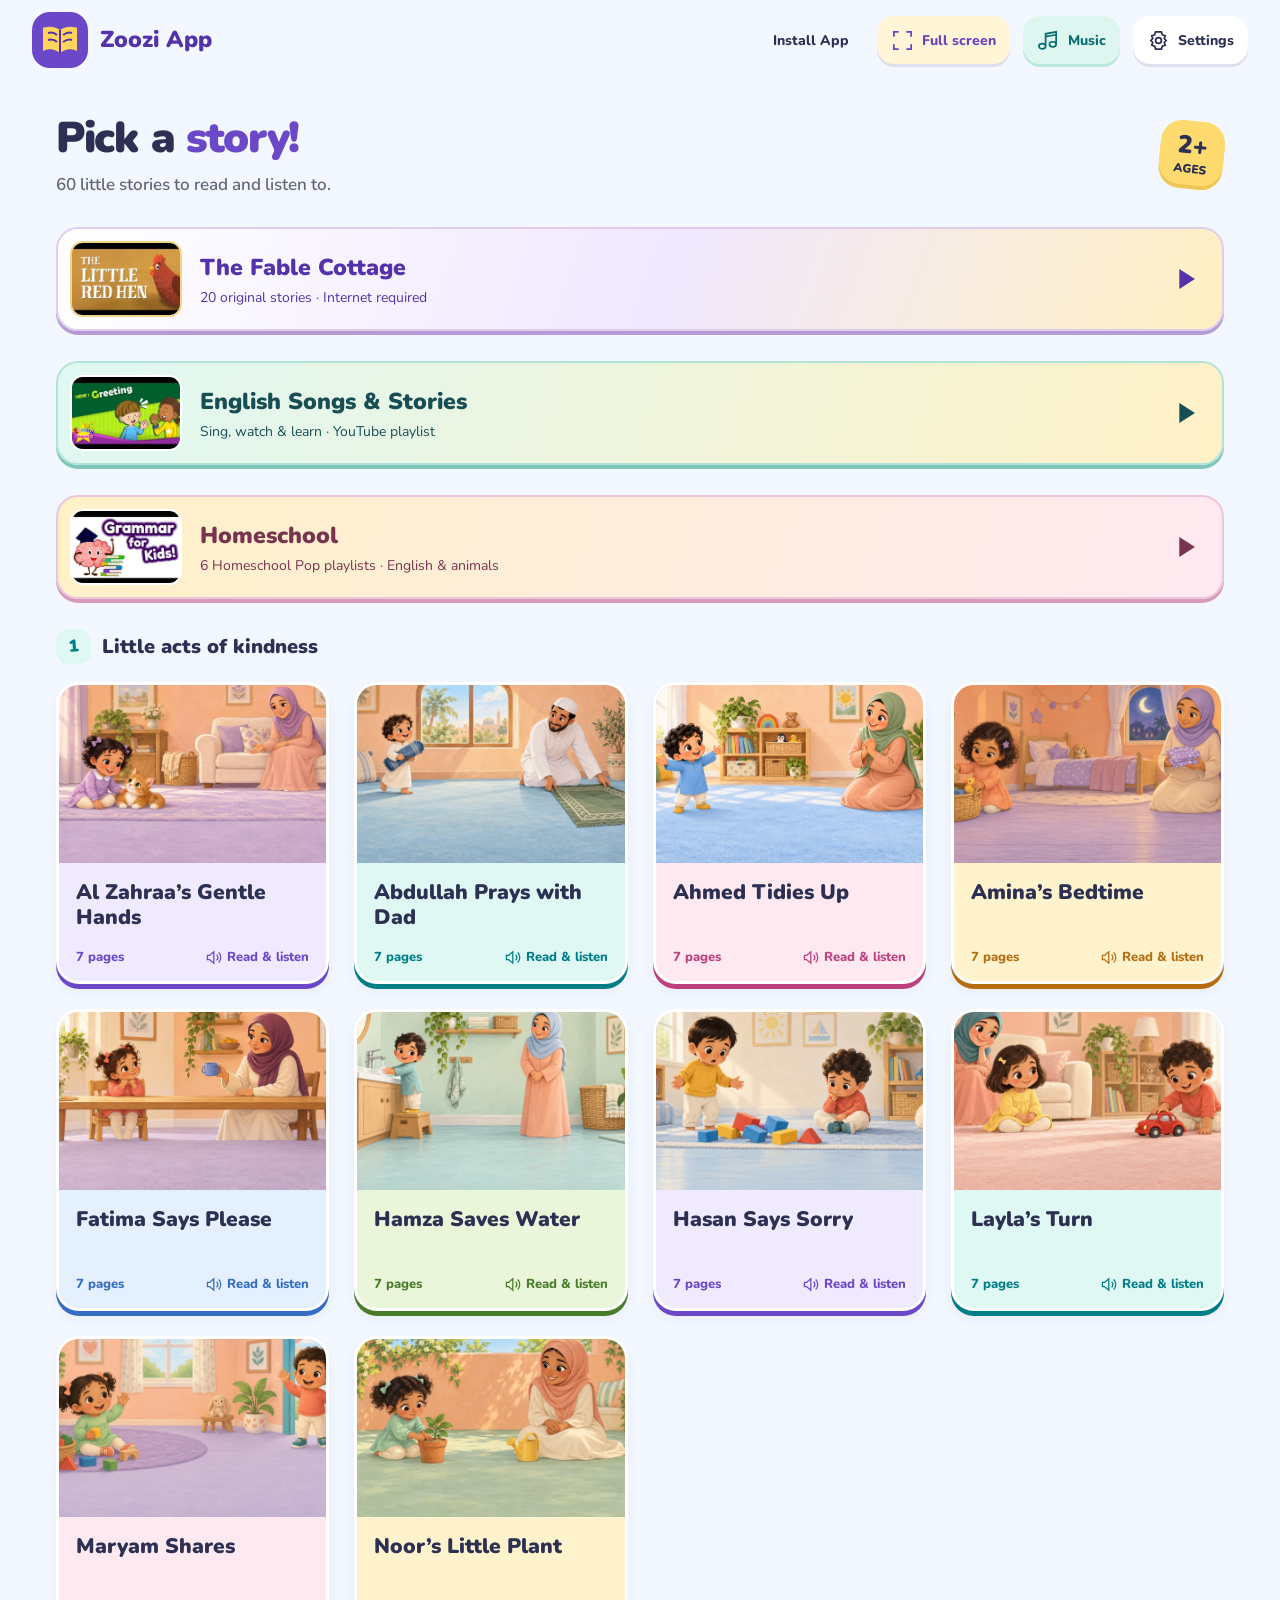
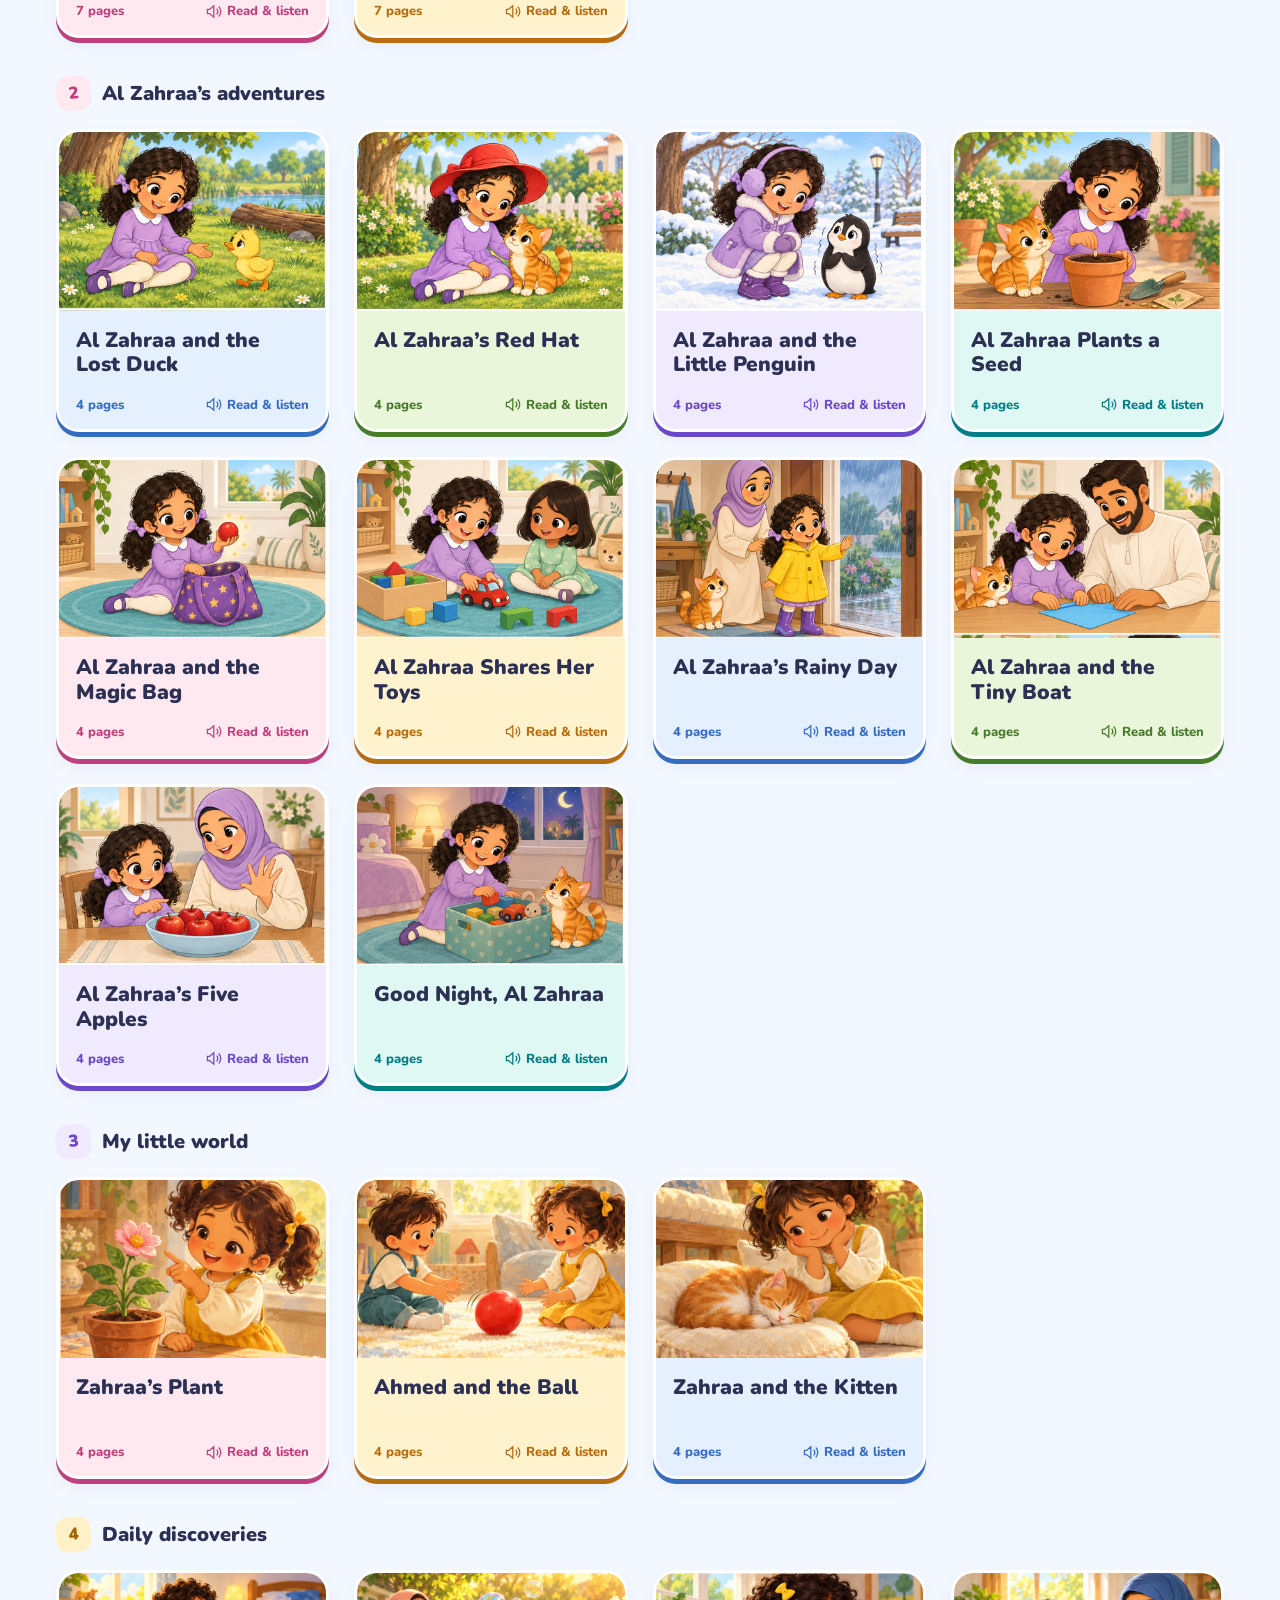
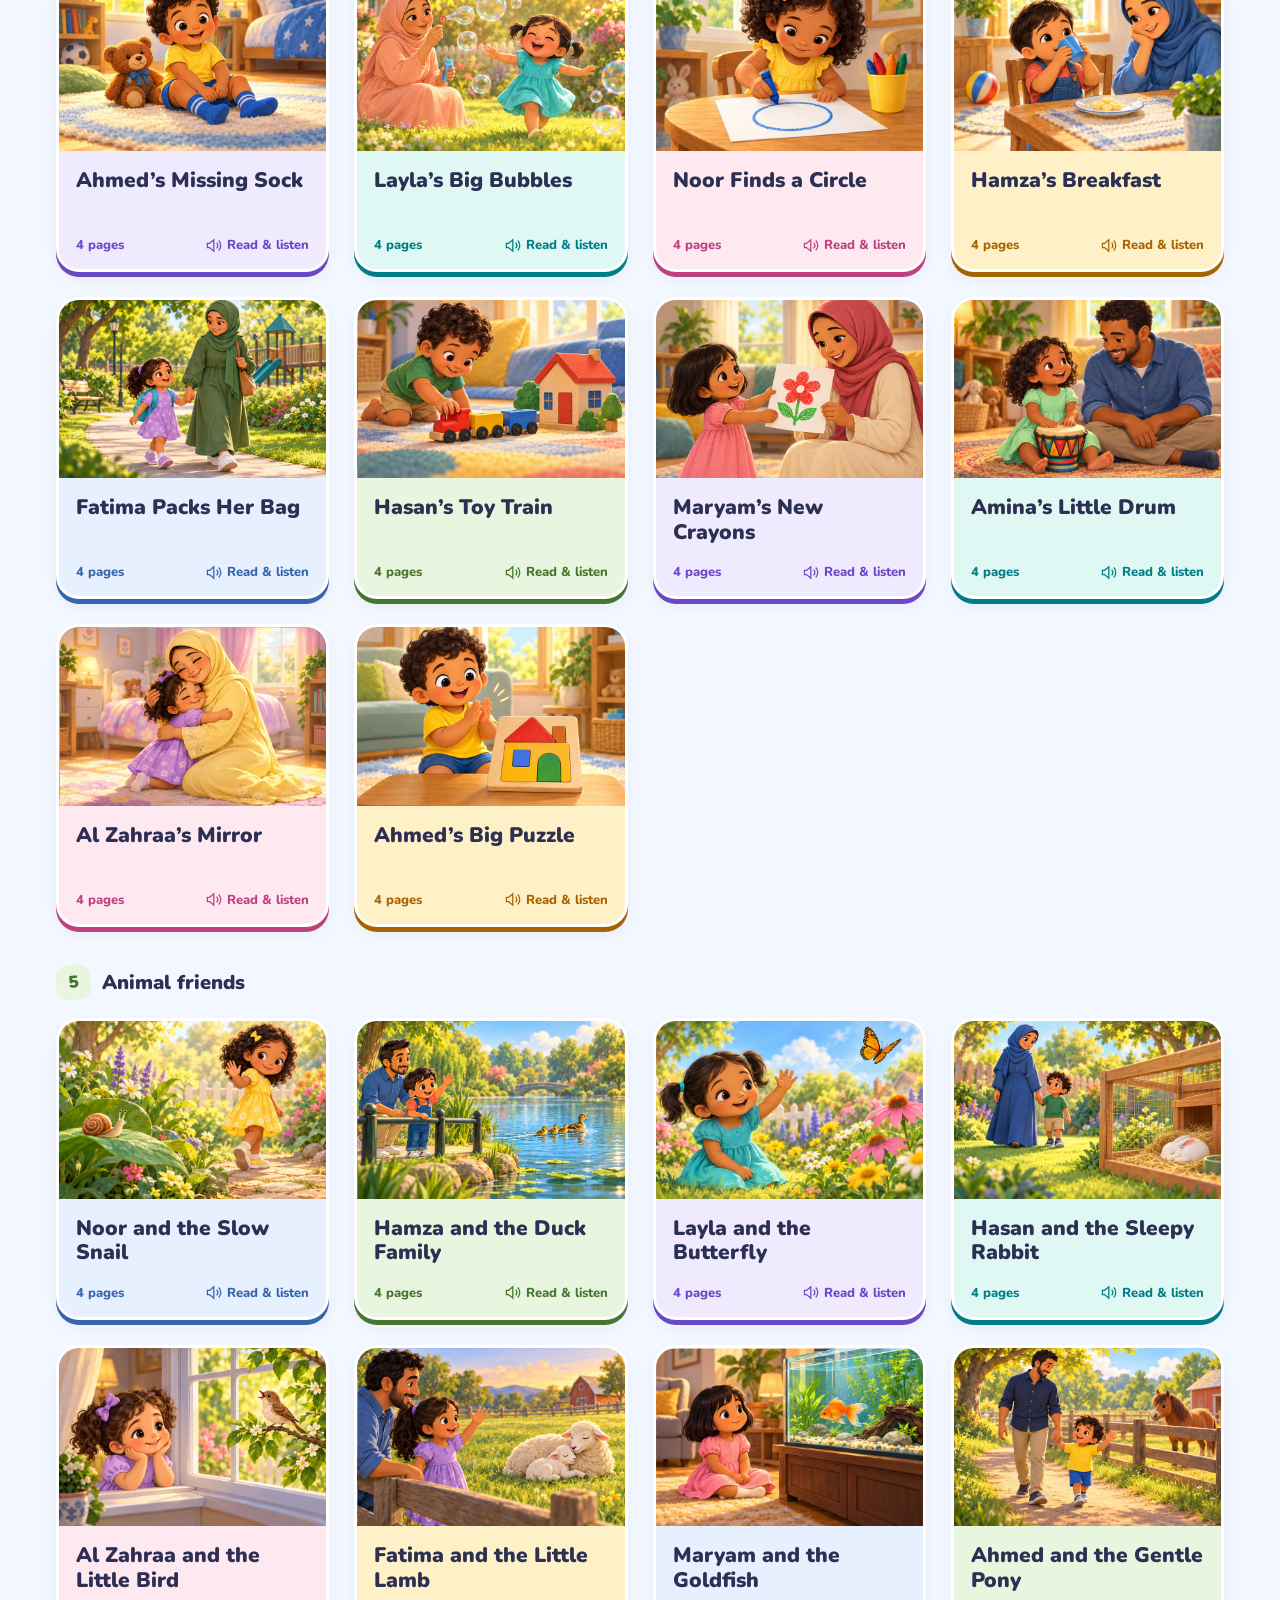
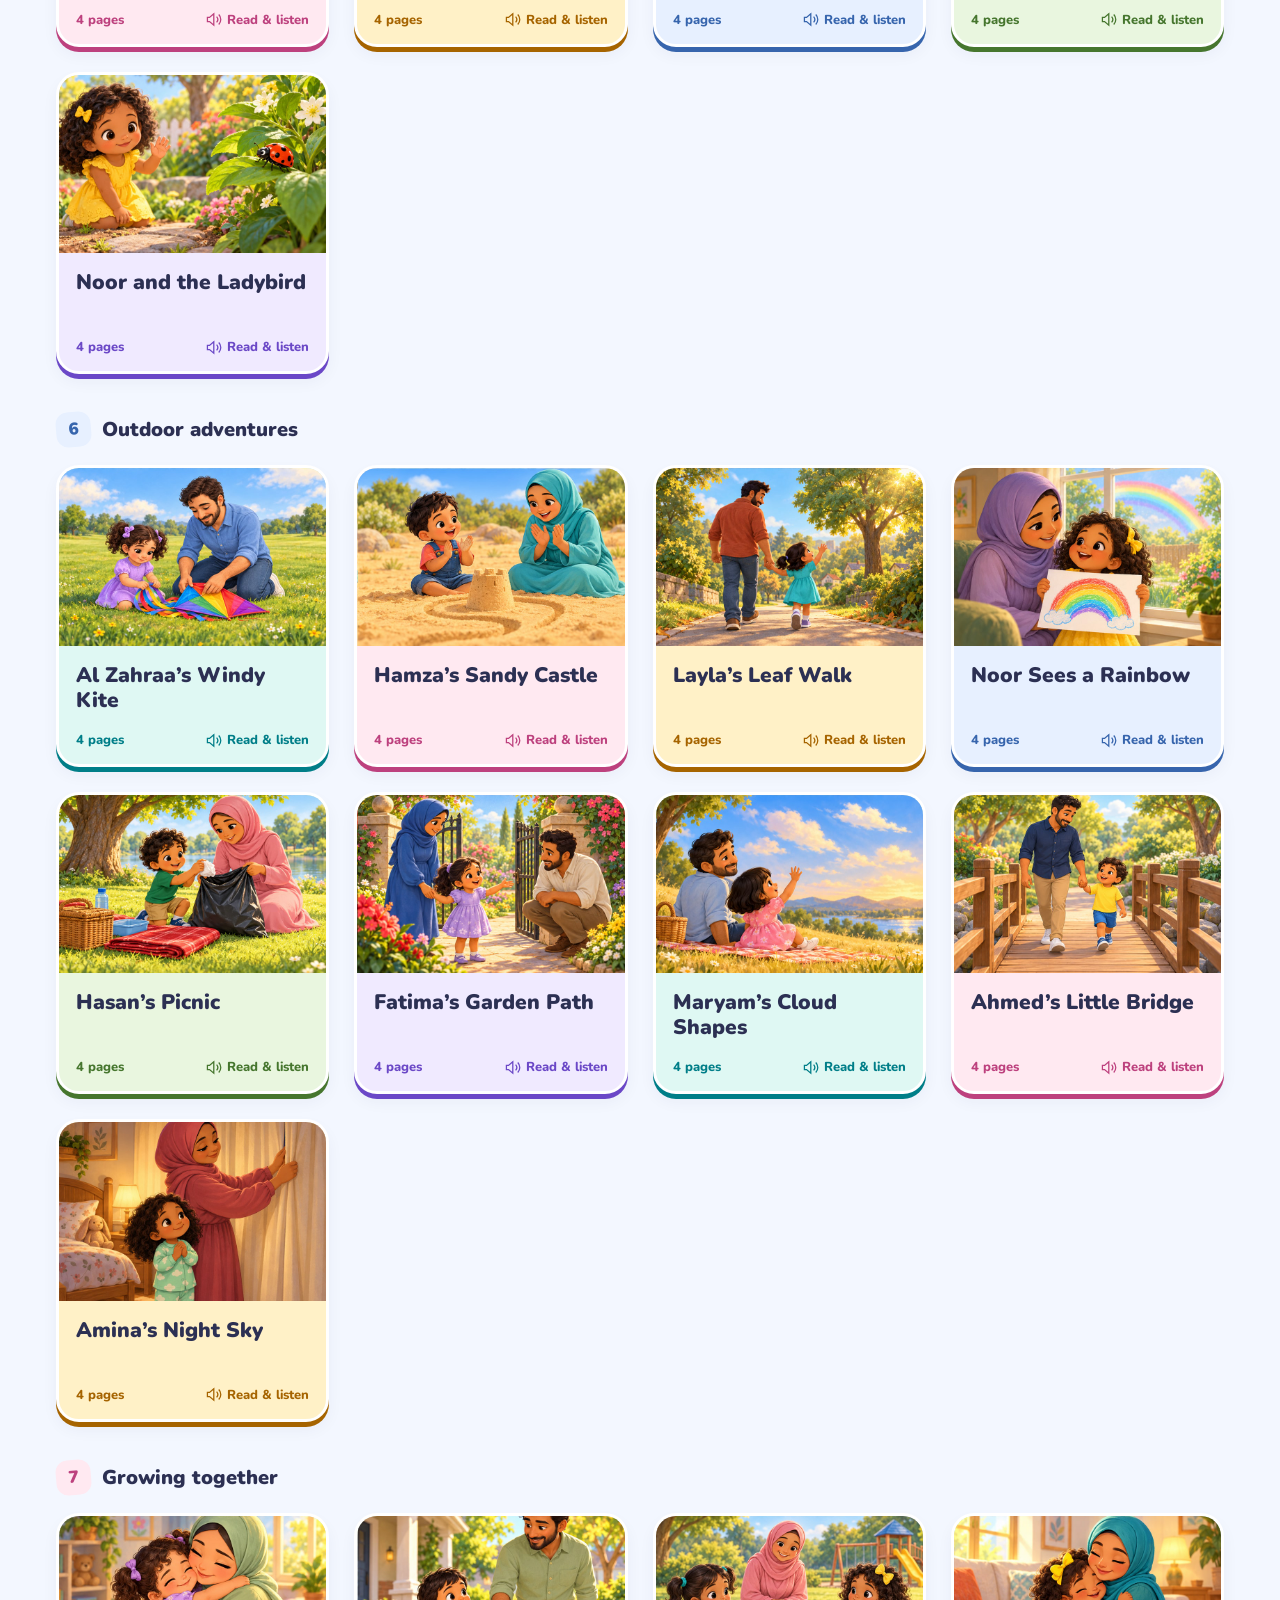
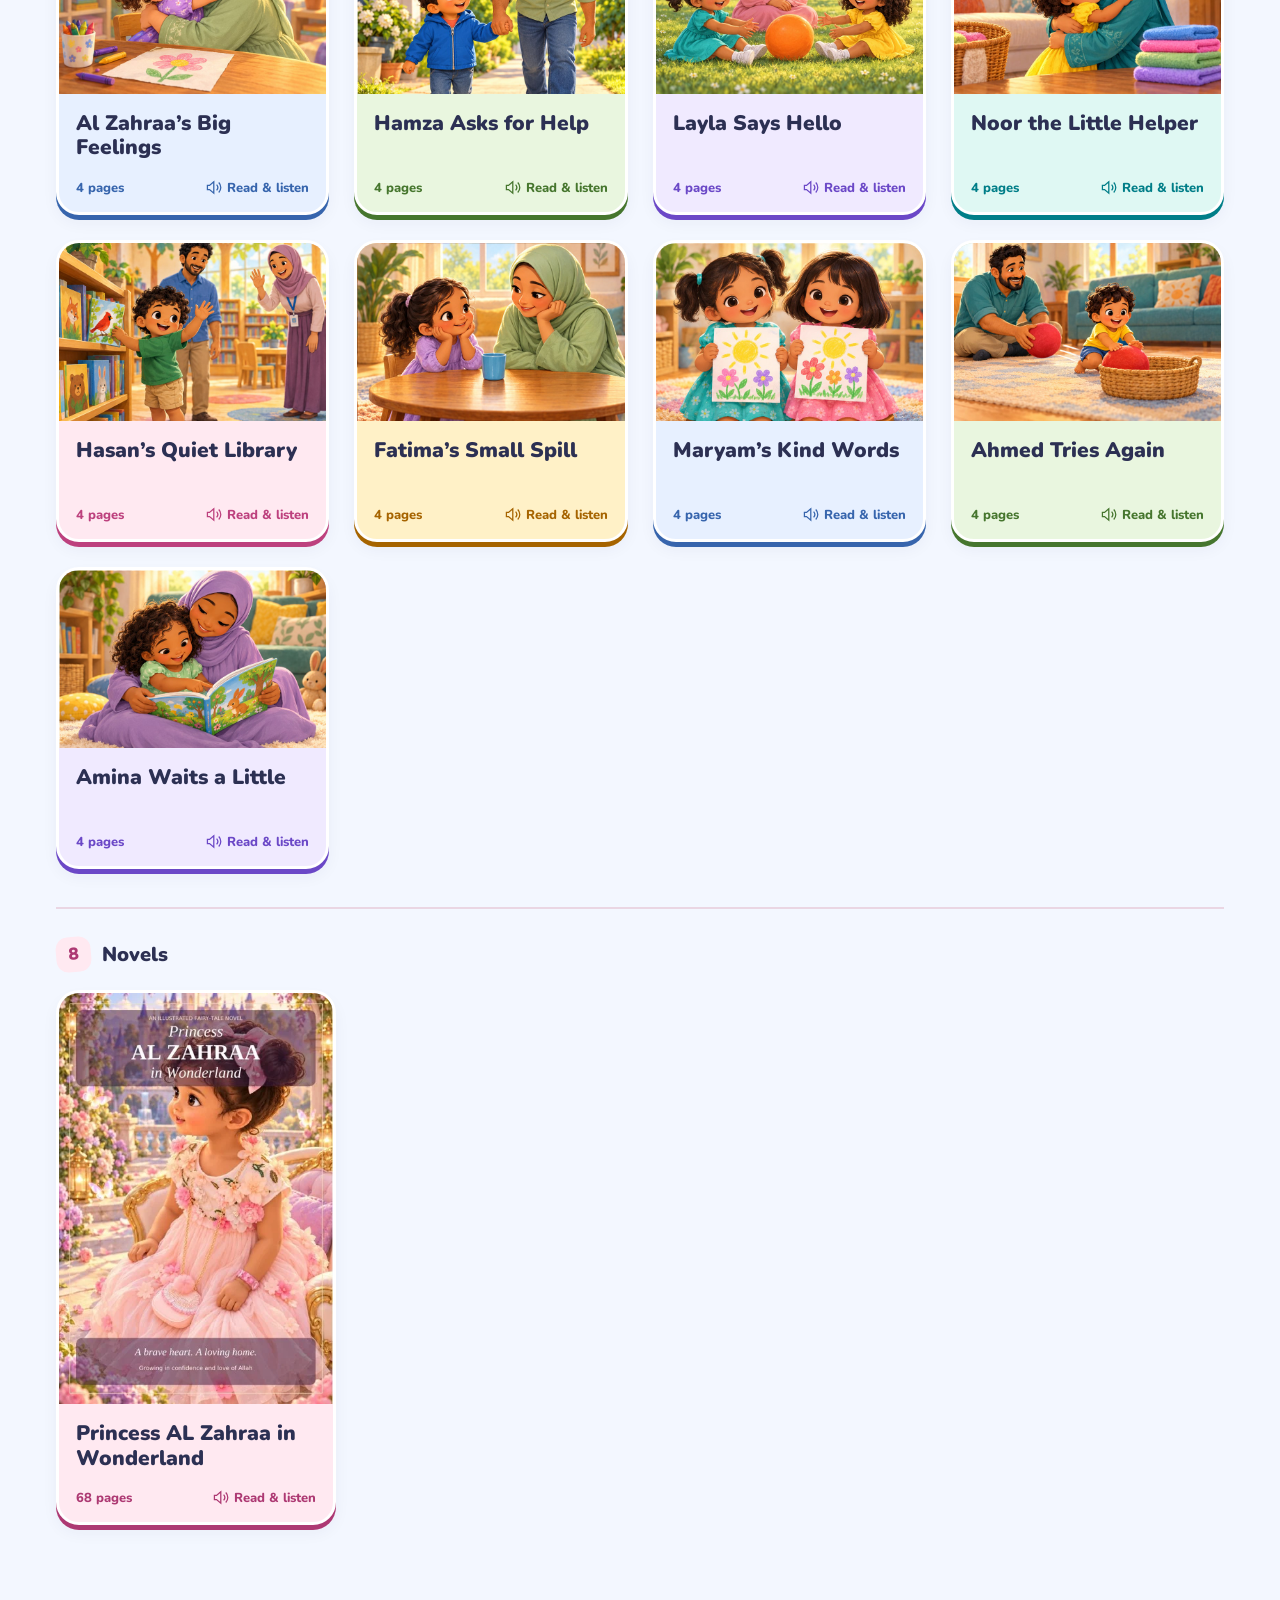
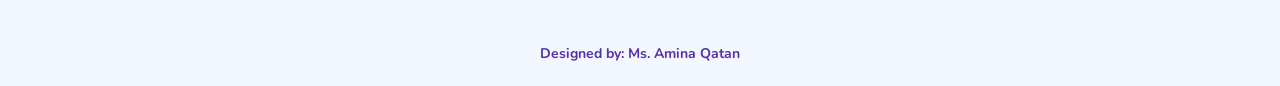
<file: index.html>
<!doctype html><html lang="en"><head>
<meta charset="utf-8"><meta name="viewport" content="width=device-width,initial-scale=1,viewport-fit=cover"><meta name="theme-color" content="#6b48c7"><meta name="apple-mobile-web-app-capable" content="yes"><meta name="apple-mobile-web-app-status-bar-style" content="default"><meta name="description" content="60 illustrated English stories with continuous narration, plus illustrated novels, original Fable Cottage stories, English songs and Homeschool Pop playlists online."><title>Zoozi App</title>
<link rel="manifest" href="manifest.webmanifest?v=12" crossorigin="use-credentials"><link rel="icon" href="icon.svg?v=12" type="image/svg+xml"><link rel="apple-touch-icon" href="icon-192.png?v=12"><link rel="stylesheet" href="app.css?v=17"><script src="stories.js?v=12" defer></script><script src="fable-stories.js?v=12" defer></script><script src="novel-section.js?v=12" defer></script><script src="app.js?v=17" defer></script></head><body>
<header class="app-header"><button class="brand" id="home" aria-label="Story library"><svg viewBox="0 0 40 40" aria-hidden="true"><path d="M20 10C13 5 5 7 3 8v23c6-3 12-2 17 2 5-4 11-5 17-2V8c-2-1-10-3-17 2Z" fill="#ffd45c"/><path d="M20 10v23M8 13c4-1 7 0 9 2m-9 5c4-1 7 0 9 2m6-7c3-2 6-3 9-2m-9 9c3-2 6-3 9-2" stroke="#5432a9" stroke-width="2" fill="none"/></svg><span>Zoozi App</span></button><div class="header-actions"><button class="text-button install-top" id="install-top">Install App</button><button class="icon-button fullscreen-toggle" id="fullscreen-toggle" aria-label="Enter full screen" aria-pressed="false" title="Full screen" hidden><svg viewBox="0 0 24 24" fill="none" stroke="currentColor" stroke-width="1.8" aria-hidden="true"><path d="M8 3H3v5m13-5h5v5M3 16v5h5m13-5v5h-5"/></svg><span>Full screen</span></button><button class="icon-button music-toggle" id="music-toggle" aria-label="Turn background music off" aria-pressed="true"><svg viewBox="0 0 24 24" fill="none" stroke="currentColor" stroke-width="1.8" aria-hidden="true"><path d="M9 17V5l11-2v12M9 8l11-2"/><ellipse cx="5.5" cy="18" rx="3.5" ry="2.7"/><ellipse cx="16.5" cy="16" rx="3.5" ry="2.7"/><path class="music-slash" d="m3 3 18 18"/></svg><span>Music</span></button><button class="icon-button" id="settings-open" aria-label="Settings"><svg viewBox="0 0 24 24" fill="none" stroke="currentColor" stroke-width="1.8" aria-hidden="true"><path d="m9 3-1 3-3 1 1 3-2 2 2 2-1 3 3 1 1 3h6l1-3 3-1-1-3 2-2-2-2 1-3-3-1-1-3Z"/><circle cx="12" cy="12" r="3"/></svg><span>Settings</span></button></div></header>
<main id="app" tabindex="-1"><section class="startup-message" role="status"><h1>Opening Zoozi App...</h1><p>Your stories are loading. If they do not appear, check your internet connection and <a href="./?refresh=17">try again</a>.</p><p>On your phone, open this link directly in Chrome or Safari.</p></section></main>
<footer class="app-credit">Designed by: Ms. Amina Qatan</footer>
<dialog id="page-zoom" class="page-zoom"><form method="dialog"><button class="icon-button close" aria-label="Close enlarged page">×</button></form><img id="zoom-image" alt="Enlarged illustrated page"></dialog><dialog id="settings"><form method="dialog"><div class="dialog-heading"><h2>Settings</h2><button class="icon-button close" aria-label="Close settings" value="close">×</button></div></form><p class="settings-note version-note">Zoozi v17 · Phone, tablet &amp; TV</p><div class="voice-note"><strong>Read the whole story</strong><span>One tap · Automatic page turns · English</span></div><div class="setting-row"><label for="audio-speed">Reading speed</label><select id="audio-speed"><option value="0.85">Slow</option><option value="1">Normal</option><option value="1.15">Faster</option></select></div><div class="setting-row"><label for="background-music">Background music</label><input id="background-music" type="checkbox" role="switch"></div><div class="setting-row volume-setting"><label for="music-volume">Music volume <output id="music-volume-value" for="music-volume">16%</output></label><input id="music-volume" type="range" min="0" max="30" step="1" value="16"></div><p class="settings-note music-note">Soft piano and harp play while a story is open. The music becomes quieter during narration.</p><div class="setting-row"><label for="page-animation">Page flipping</label><input id="page-animation" type="checkbox" role="switch"></div><div class="setting-row tv-setting"><label for="tv-remote">TV remote mode<small>Arrows, OK and Back on a TV remote or keyboard</small></label><input id="tv-remote" type="checkbox" role="switch"></div><div class="install-panel"><h3>Your little story library</h3><p>Add this app to your home screen.</p><button class="primary-button" id="install-settings">Install App</button><p class="install-help" id="install-help">On iPhone or iPad, open in Safari, tap Share, then Add to Home Screen. On Android, use Install app or Add to home screen in your browser menu.</p></div><p class="settings-note">Fable Cottage stories, English Songs &amp; Stories and Homeschool playlists require internet and use their original sound. Some official story pages have members-only chapters.</p><p class="settings-note">The Zoozi read-along voice is synthetic. Novels use your device’s English reading voice; voice availability and offline speech vary by device. Previously opened stories and audio may be available offline after loading. Download a PDF to keep a story.</p></dialog><div id="notice" role="status" aria-live="polite" class="notice" hidden></div><noscript><p class="no-script">Please enable JavaScript to open the stories and play audio.</p></noscript></body></html>
</file>
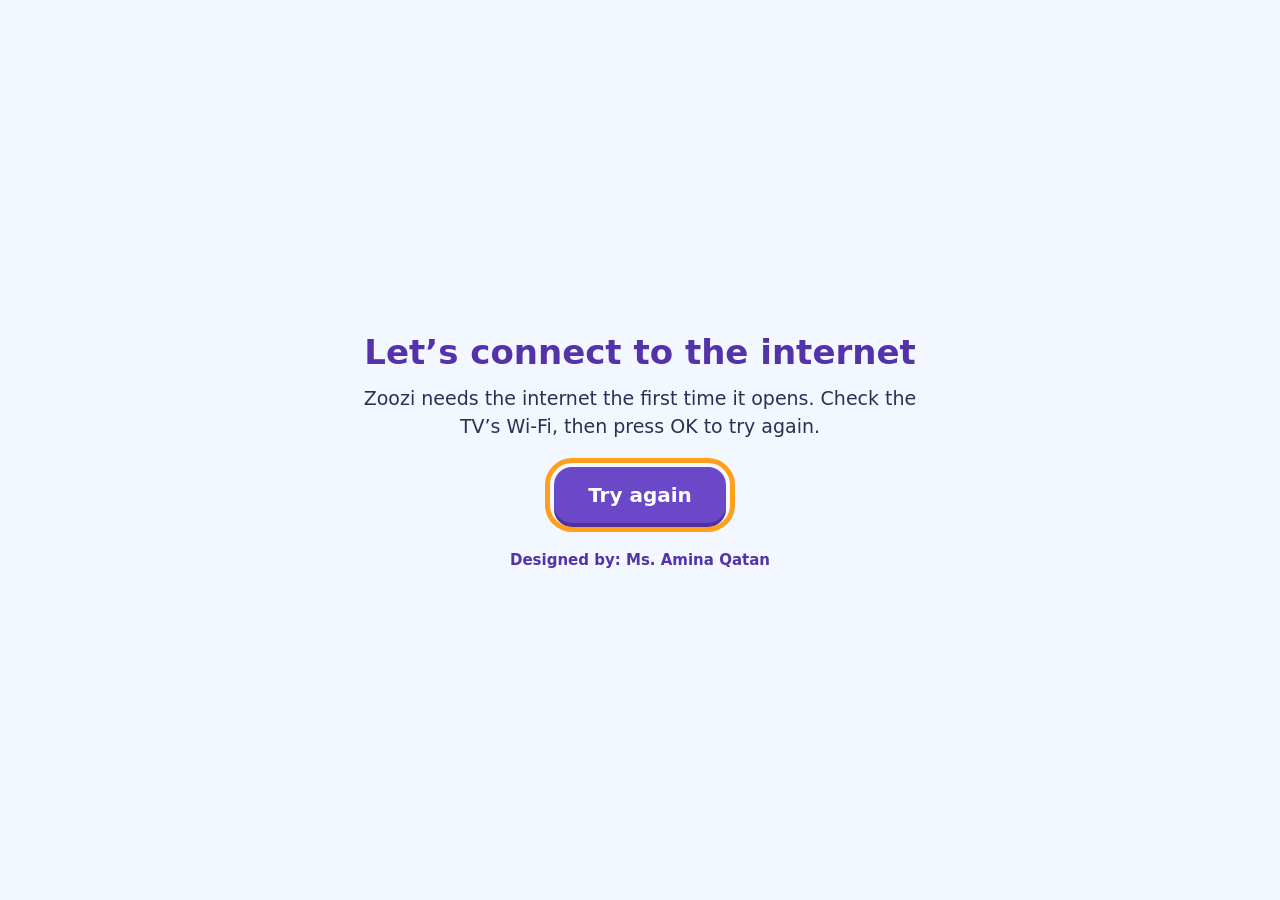
<file: offline.html>
<!doctype html>
<html lang="en"><head><meta charset="utf-8"><meta name="viewport" content="width=device-width,initial-scale=1">
<title>Zoozi App</title>
<style>
  html,body{height:100%;margin:0}
  body{display:grid;place-items:center;background:#f3f7ff;color:#2c3053;font-family:system-ui,sans-serif;text-align:center}
  main{max-width:560px;padding:32px}
  h1{font-size:34px;margin:0 0 12px;color:#5432a9}
  p{font-size:19px;line-height:1.5;margin:0 0 26px}
  button{font:inherit;font-size:20px;font-weight:800;border:0;border-radius:18px;padding:16px 34px;background:#6b48c7;color:#fff;box-shadow:0 4px 0 #4e319b}
  button:focus{outline:5px solid #ff9f1c;outline-offset:4px}
  small{display:block;margin-top:28px;font-size:15px;color:#5432a9;font-weight:700}
</style></head>
<body><main>
  <h1>Let’s connect to the internet</h1>
  <p>Zoozi needs the internet the first time it opens. Check the TV’s Wi-Fi, then press OK to try again.</p>
  <button id="retry" autofocus>Try again</button>
  <small>Designed by: Ms. Amina Qatan</small>
</main>
<script>
  const retry=document.getElementById('retry');
  retry.onclick=()=>location.replace('https://aminaqatan.github.io/Zoozi-App/?tv=1');
  retry.focus();
  addEventListener('keydown',e=>{if(['ArrowUp','ArrowDown','ArrowLeft','ArrowRight'].includes(e.key)){e.preventDefault();retry.focus();}});
</script>
</body></html>
</file>
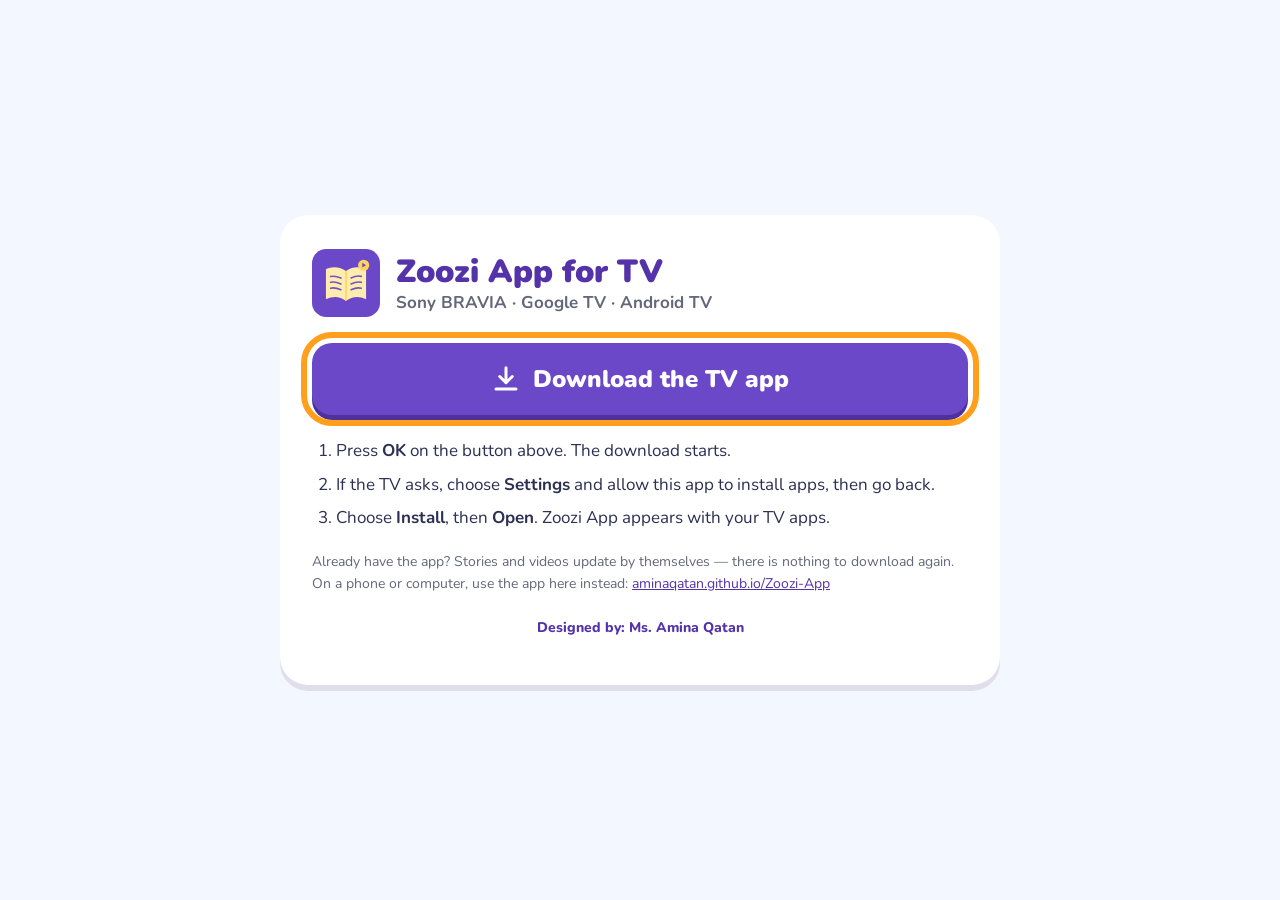
<file: tv.html>
<!doctype html>
<html lang="en"><head>
<meta charset="utf-8"><meta name="viewport" content="width=device-width,initial-scale=1">
<meta name="theme-color" content="#6b48c7"><title>Zoozi App for TV</title>
<link rel="icon" href="icon.svg?v=12" type="image/svg+xml">
<style>
@font-face{font-family:Nunito;src:url('assets/fonts/Nunito.ttf') format('truetype');font-weight:200 1000;font-display:swap}
:root{color-scheme:light}
*{box-sizing:border-box}
body{margin:0;min-height:100vh;display:grid;place-items:center;background:#f3f7ff;color:#2c3053;font-family:Nunito,system-ui,sans-serif;padding:24px 16px}
main{width:min(720px,100%);background:#fff;border-radius:28px;padding:34px 32px;box-shadow:0 6px 0 #e1deec}
.top{display:flex;align-items:center;gap:16px}
.top img{width:68px;height:68px}
h1{margin:0;font-size:32px;font-weight:950;color:#5432a9;line-height:1.1}
h1 span{display:block;font-size:17px;color:#636779;font-weight:700;margin-top:4px}
.download{display:flex;align-items:center;justify-content:center;gap:12px;margin:26px 0 22px;padding:20px 26px;border-radius:20px;background:#6b48c7;color:#fff;text-decoration:none;font-size:24px;font-weight:900;box-shadow:0 5px 0 #4e319b}
.download:focus{outline:6px solid #ff9f1c;outline-offset:5px}
.download svg{width:30px;height:30px}
ol{margin:0;padding-left:24px;font-size:17px;line-height:1.6}
li+li{margin-top:6px}
.note{font-size:14px;color:#636779;line-height:1.6;margin:20px 0 0}
.credit{margin-top:22px;text-align:center;color:#5432a9;font-weight:800;font-size:14px}
a{color:#5432a9}
</style></head>
<body><main>
  <div class="top"><img src="icon.svg?v=12" alt=""><h1>Zoozi App for TV<span>Sony BRAVIA · Google TV · Android TV</span></h1></div>
  <a class="download" id="download" href="https://github.com/AminaQatan/Zoozi-App/releases/download/tv-app/zoozi-tv.apk" autofocus>
    <svg viewBox="0 0 24 24" fill="none" stroke="currentColor" stroke-width="2.4" stroke-linecap="round" stroke-linejoin="round" aria-hidden="true"><path d="M12 3v12m-5-5 5 5 5-5M4 20h16"/></svg>
    Download the TV app
  </a>
  <ol>
    <li>Press <b>OK</b> on the button above. The download starts.</li>
    <li>If the TV asks, choose <b>Settings</b> and allow this app to install apps, then go back.</li>
    <li>Choose <b>Install</b>, then <b>Open</b>. Zoozi App appears with your TV apps.</li>
  </ol>
  <p class="note">Already have the app? Stories and videos update by themselves — there is nothing to download again.
  On a phone or computer, use the app here instead: <a href="./">aminaqatan.github.io/Zoozi-App</a></p>
  <p class="credit">Designed by: Ms. Amina Qatan</p>
</main>
<script>try{document.getElementById('download').focus()}catch(e){}</script>
</body></html>
</file>
<file: app.css>
@font-face{font-family:Nunito;src:url('assets/fonts/Nunito.ttf') format('truetype');font-weight:200 1000;font-display:swap}
:root{--ink:#2c3053;--purple:#6b48c7;--paper:#fff;--muted:#636779;--line:#e1deec;color-scheme:light;font-family:Nunito,system-ui,sans-serif;color:var(--ink);background:#f3f7ff}*{box-sizing:border-box}body{margin:0}button,a,input,select{-webkit-tap-highlight-color:transparent}button,select,input{font:inherit}button,a{touch-action:manipulation}button{cursor:pointer;color:inherit;border:0}button:disabled{cursor:default;opacity:.4}a{color:inherit}button:focus-visible,a:focus-visible,select:focus-visible,input:focus-visible{outline:3px solid #d15c04;outline-offset:4px}h1,h2,h3,p{margin:0}.app-header{max-width:1280px;margin:auto;padding:20px 32px;display:flex;align-items:center;justify-content:space-between;gap:18px}.brand{display:flex;align-items:center;gap:12px;text-align:left;background:none;padding:0;font-weight:900;font-size:23px;line-height:1.02;color:#5432a9}.brand svg{width:56px;height:56px;border-radius:18px;background:#6b48c7;padding:8px}.header-actions{display:flex;gap:13px;align-items:center}.icon-button{display:inline-flex;gap:8px;align-items:center;justify-content:center;background:#fff;min-width:48px;min-height:48px;padding:11px 14px;border-radius:17px;font-size:14px;font-weight:800;box-shadow:0 3px 0 #dddff0}.icon-button:hover{background:#eee8fc}.icon-button svg{width:23px;height:23px}.music-toggle{background:#ddf6f0;color:#086d70;box-shadow:0 3px 0 #b9e9dd}.music-toggle[aria-pressed=false]{background:#eeeef2;color:#646879;box-shadow:0 3px 0 #d9dbe4}.music-slash{display:none}.music-toggle[aria-pressed=false] .music-slash{display:block}.text-button{background:none;border-radius:12px;min-height:44px;padding:10px 15px;font-size:14px;font-weight:800}.text-button:hover{background:#eae5fa}.library{max-width:1220px;margin:auto;padding:21px 26px 70px}.library-heading{display:flex;gap:20px;justify-content:space-between;align-items:center;margin:0 0 31px}.library-heading h1{font-size:clamp(30px,4vw,43px);font-weight:950;letter-spacing:-1.3px}.library-heading h1 span{color:var(--purple)}.library-heading p{font-size:17px;color:var(--muted);margin-top:6px;font-weight:600}.age-mark{background:#ffdb6f;border-radius:21px;transform:rotate(6deg);width:64px;height:64px;display:flex;flex-direction:column;align-items:center;justify-content:center;font-size:25px;font-weight:900;flex-shrink:0;box-shadow:0 4px 0 #efc854}.age-mark small{font-size:12px;line-height:1.1;font-weight:900}.series{margin-bottom:38px}.series-heading{display:flex;gap:11px;align-items:center;margin-bottom:18px}.series-heading h2{font-size:20px;font-weight:900}.series-number{display:inline-flex;align-items:center;justify-content:center;min-width:35px;height:35px;border-radius:12px;background:var(--series-tint);color:var(--series-color);font-size:17px;font-weight:900;transform:rotate(-5deg)}.books{display:grid;grid-template-columns:repeat(4,minmax(0,1fr));gap:25px}.book-card{display:block;text-align:left;background:var(--book-tint);padding:0;border-radius:23px;overflow:hidden;box-shadow:0 5px 0 var(--book-color),0 8px 16px #33335b0c;border:3px solid white;transition:transform .18s,box-shadow .18s}.book-card:hover{transform:translateY(-5px) rotate(-1deg);box-shadow:0 7px 0 var(--book-color),0 14px 22px #33335b15}.book-card:active{transform:translateY(2px);box-shadow:0 2px 0 var(--book-color)}.cover-wrap{aspect-ratio:1.5;overflow:hidden;background:var(--book-tint);display:flex;align-items:center;justify-content:center}.art{position:relative;width:100%;aspect-ratio:var(--ratio,2);overflow:hidden;background:#eeeddf;flex-shrink:0}.art img{position:absolute;inset:0;width:100%;height:100%;object-fit:cover}.art img.panel{width:200%;height:200%;max-width:none;object-fit:fill}.art img.p1,.art img.p3{left:-100%}.art img.p2,.art img.p3{top:-100%}.cover-wrap .art{width:100%;min-height:100%}.book-copy{padding:17px 17px 15px;min-height:118px;display:flex;flex-direction:column;gap:15px}.book-copy h3{font-weight:900;font-size:21px;line-height:1.18;color:#2c3053;flex:1}.book-meta{display:flex;align-items:center;justify-content:space-between;font-size:13px;font-weight:800;color:var(--book-color);gap:8px}.book-listen{display:flex;align-items:center;gap:4px}.book-meta svg{width:17px;height:17px}.reader{--book-color:#6b48c7;--book-tint:#f0eaff;max-width:1380px;margin:auto;padding:3px 12px 30px}.reader-top{display:flex;align-items:center;gap:16px;justify-content:space-between;margin:2px 0 19px}.reader-title{font-size:clamp(20px,2.5vw,27px);font-weight:900;text-align:center;line-height:1.15;min-width:0}.back-button{min-width:88px;background:white;padding:12px 17px;font-size:15px;font-weight:900;border-radius:15px;box-shadow:0 3px 0 #e0deef}.download-link{font-size:14px;text-decoration:none;min-width:88px;text-align:right;padding:12px 0;font-weight:800}.download-link:hover{text-decoration:underline}.book-stage{perspective:1800px;position:relative;border-radius:24px;background:var(--book-tint);box-shadow:0 4px #d7d7e8,0 8px #e9e9f3,0 16px 28px #41477a10;border:4px solid var(--book-color)}.story-page{position:relative;border-radius:20px;overflow:hidden;background:white;padding:0 0 8px;transform-origin:left center;backface-visibility:hidden;will-change:transform;touch-action:pan-y}.page-art{margin:0 auto;max-width:min(100%,calc(78svh * var(--ratio)));border-radius:0}.reading{display:flex;gap:12px;align-items:center;margin:8px 10px 0;padding:7px 10px;border-radius:13px;background:var(--book-tint);border:2px solid transparent;transition:border-color .15s}.sentences{flex:1;min-width:0}.reading p{line-height:1.35;font-size:clamp(1rem,1.4vw,1.125rem);font-weight:700}.reading p+p{margin-top:2px}.listen{display:flex;flex-direction:column;gap:5px;align-items:center;justify-content:center;border-radius:16px;width:62px;height:60px;flex-shrink:0;background:var(--book-color);color:white;font-size:12px;font-weight:900;box-shadow:0 3px 0 #27214924}.listen svg{width:24px;height:24px}.listen:hover{filter:brightness(1.08)}.listen:active{transform:translateY(3px);box-shadow:0 2px 0 #27214924}.listen.playing{background:#ad3973;animation:pulse 1.4s infinite}.reading.active{border-color:var(--book-color)}.page-footnote{display:flex;justify-content:space-between;gap:10px;font-size:12px;font-weight:700;color:#74748a;margin:10px 18px 0}.page-nav{display:grid;grid-template-columns:1fr auto 1fr;align-items:center;gap:20px;margin-top:24px}.nav-button{border-radius:18px;background:#fff;min-height:52px;font-size:17px;font-weight:900;padding:12px 29px;justify-self:start;box-shadow:0 4px 0 #dddcec}.nav-button.next{justify-self:end;background:#ffd765;color:#493b21;box-shadow:0 4px 0 #d8ad39}.nav-button:not(:disabled):hover{filter:brightness(1.04)}.nav-button:not(:disabled):active{transform:translateY(3px);box-shadow:0 1px 0 #bba24c}.page-progress{text-align:center;font-size:15px;font-weight:800}.dots{display:flex;gap:7px;justify-content:center;margin-top:9px}.dots span{width:8px;height:8px;background:#d9d5e9;border-radius:50%}.dots span.current{background:var(--book-color);width:23px;border-radius:10px}.reader-bottom{display:flex;align-items:center;justify-content:center;gap:22px;flex-wrap:wrap;font-size:13px;font-weight:700;margin-top:25px;color:var(--muted)}.reader-bottom a{text-decoration:underline;text-underline-offset:4px}.turn-out-next{animation:turnOutNext .23s ease-in forwards}.turn-in-next{animation:turnInNext .29s ease-out}.turn-out-prev{animation:turnOutPrev .23s ease-in forwards;transform-origin:right center}.turn-in-prev{animation:turnInPrev .29s ease-out;transform-origin:right center}@keyframes turnOutNext{to{transform:rotateY(-87deg);filter:brightness(.82)}}@keyframes turnInNext{from{transform:rotateY(65deg);filter:brightness(.88)}to{transform:rotateY(0)}}@keyframes turnOutPrev{to{transform:rotateY(87deg);filter:brightness(.82)}}@keyframes turnInPrev{from{transform:rotateY(-65deg);filter:brightness(.88)}to{transform:rotateY(0)}}@keyframes pulse{50%{box-shadow:0 0 0 7px #ad397320}}dialog{border:3px solid #ded4f7;border-radius:27px;padding:27px;width:min(490px,calc(100% - 28px));max-height:90svh;overflow:auto;background:white;color:var(--ink);box-shadow:0 20px 100px #26204540}dialog::backdrop{background:#342154a6;backdrop-filter:blur(3px)}.dialog-heading{display:flex;align-items:center;justify-content:space-between;margin-bottom:19px}.dialog-heading h2{font-size:29px;font-weight:900}.close{font-size:30px;font-weight:400;background:#f1ecfc;box-shadow:none}.voice-note{border-radius:15px;background:#f1ecfc;padding:15px 18px;display:flex;flex-direction:column;gap:4px;margin-bottom:16px}.voice-note strong{font-size:17px;font-weight:900}.voice-note span{font-size:14px;color:var(--muted)}.setting-row{display:flex;align-items:center;justify-content:space-between;gap:18px;border-top:1px solid var(--line);padding:18px 0;font-size:17px;font-weight:800}.setting-row select{border:2px solid #dad5e9;background:white;border-radius:11px;padding:10px 8px;color:var(--ink);max-width:210px;font-size:15px;font-weight:700}.setting-row input[type=checkbox]{width:26px;height:26px;accent-color:var(--purple)}.volume-setting{display:block;padding-bottom:10px}.volume-setting label{display:flex;justify-content:space-between;align-items:center}.volume-setting output{font-size:14px;color:var(--muted)}.volume-setting input{width:100%;height:26px;accent-color:var(--purple);margin:12px 0 0}.install-panel{background:#fff3cf;padding:21px;border-radius:20px;margin-top:15px}.install-panel h3{font-size:20px;font-weight:900}.install-panel p{font-size:14px;line-height:1.6;margin-top:8px}.primary-button{background:var(--purple);color:white;border-radius:15px;padding:13px 23px;font-size:16px;font-weight:900;margin-top:16px;box-shadow:0 4px 0 #4e319b}.install-help{color:#626076}.settings-note{font-size:12px;line-height:1.7;color:var(--muted);margin-top:19px}.music-note{margin:0 0 17px;font-size:13px}.notice{position:fixed;bottom:20px;left:50%;transform:translateX(-50%);background:#453075;color:white;padding:14px 21px;border-radius:16px;max-width:calc(100% - 32px);width:max-content;box-shadow:0 8px 22px #27263c36;z-index:10;font-size:15px;font-weight:700}.no-script{padding:30px;font-size:20px}.no-animation .story-page{animation:none!important}.no-animation .book-card{transition:none}.no-animation .listen{animation:none}
@media(max-width:1050px){.books{grid-template-columns:repeat(3,minmax(0,1fr));gap:22px}}@media(max-width:700px){.app-header{padding:17px 17px;flex-wrap:wrap;gap:12px}.brand{font-size:20px;gap:9px}.brand svg{width:48px;height:48px;border-radius:15px;padding:7px}.header-actions{gap:9px;margin-left:auto}.install-top:not([hidden]){display:inline-flex;align-items:center;background:#6b48c7;color:#fff;min-height:48px;padding:10px 13px}.icon-button{padding:12px}.icon-button span{display:none}.library{padding:16px 17px 45px}.library-heading{margin-bottom:27px;gap:10px}.library-heading h1{font-size:32px}.library-heading p{font-size:15px;max-width:235px}.age-mark{width:54px;height:54px;font-size:23px;border-radius:18px}.books{grid-template-columns:repeat(2,minmax(0,1fr));gap:22px 14px}.book-card{border-radius:19px;border-width:2px}.book-copy{padding:13px 12px 14px;min-height:126px;gap:15px}.book-copy h3{font-size:20px;line-height:1.14}.book-meta{font-size:12px;gap:3px}.book-listen span{display:none}.series-heading{gap:9px;margin-bottom:15px}.series-heading h2{font-size:19px}.series-number{width:31px;height:31px;min-width:31px;font-size:15px}.reader{padding:0 0 24px}.reader-top{margin:0 3px 16px;gap:12px}.reader-title{font-size:21px}.back-button{font-size:13px;min-width:64px;padding:10px 13px;border-radius:12px}.download-link{font-size:12px;min-width:35px}.book-stage{border-width:2px;border-radius:18px}.story-page{padding:0 0 8px;border-radius:16px}.page-art{max-width:100%;margin:0 auto;border-radius:0}.reading{margin:7px 8px 0;padding:6px 8px;gap:10px;border-radius:12px}.reading p{font-size:1rem;line-height:1.35}.listen{width:54px;height:54px;gap:2px;border-radius:14px;font-size:12px}.listen svg{width:22px;height:22px}.page-footnote{margin:10px 14px 0;font-size:11px}.page-nav{gap:9px;margin:23px 4px 0}.nav-button{font-size:16px;min-height:50px;padding:10px 22px;border-radius:16px}.page-progress{font-size:13px}.dots{gap:5px}.dots span{width:7px;height:7px}.dots span.current{width:18px}.reader-bottom{font-size:12px;gap:17px;margin-top:23px}}@media(max-width:370px){.brand{font-size:17px}.brand svg{width:43px;height:43px}.library-heading h1{font-size:28px}.books{gap:20px 12px}.book-copy h3{font-size:18px}.book-copy{padding:12px 10px}.reading p{font-size:1rem}.listen{width:52px;height:54px}.reader-title{font-size:18px}.setting-row{flex-wrap:wrap}}@media(prefers-reduced-motion:reduce){*{animation:none!important;transition:none!important}}@media print{.app-header,.reader-top,.page-nav,.reader-bottom,dialog,.notice{display:none}.story-page,.book-stage{box-shadow:none;border:0}.reader{max-width:none}.page-art{max-width:70%}.listen{display:none}body{background:white}}

.listen span{line-height:1.15;text-align:center}.reader-bottom>span{max-width:100%;text-align:center}

.online-shelf{margin:0 0 30px}.online-shelf button{display:flex;align-items:center;gap:18px;text-align:left;width:100%;background:#5635ac;color:white;padding:12px 20px 12px 12px;border-radius:22px;box-shadow:0 4px 0 #3e2388}.online-shelf img{width:112px;height:76px;object-fit:cover;border-radius:13px}.online-shelf strong{display:block;font-size:23px;font-weight:900}.online-shelf small{display:block;font-size:14px;margin-top:5px}.online-shelf button>svg{width:34px;height:34px;margin-left:auto;flex-shrink:0}.fable-cover{aspect-ratio:16/9;background:#dce7ff;overflow:hidden}.fable-cover>img{width:100%;height:100%;object-fit:cover}.source-cover{display:flex;align-items:center;justify-content:center;height:100%;background:#f0eaff;color:#6b48c7}.source-cover svg{width:58px;height:58px}.fable-books .book-meta svg{width:22px;height:22px;flex-shrink:0}.online-intro{font-size:16px;line-height:1.5;color:var(--muted);margin:0 0 20px;text-align:center}.fable-library .reader-top{margin-bottom:14px}.source-credit{font-size:14px;line-height:1.6;margin-top:26px;color:var(--muted)}.video-reader{max-width:1280px}.original-player{width:100%;aspect-ratio:16/9;min-height:200px;background:#111}.original-player iframe{display:block;width:100%;height:100%;min-height:200px;border:0}.original-links{display:flex;align-items:center;justify-content:center;gap:16px;flex-wrap:wrap;margin:20px 12px;font-size:14px;line-height:1.5}.original-links p{width:100%;text-align:center;color:var(--muted)}.original-links a{text-underline-offset:3px}.native-video-poster{background:#e7f0ff;text-align:center;padding-bottom:20px;border-radius:20px;overflow:hidden}.native-video-poster>img{display:block;width:100%;max-height:65svh;object-fit:contain;background:#111}.original-play{display:inline-flex;align-items:center;justify-content:center;gap:8px;text-decoration:none;min-height:48px}.original-play svg{width:24px;height:24px}.official-story{padding:30px 22px;border-radius:22px;background:#fff}.official-story h2{font-size:23px}.official-story p{font-size:16px;line-height:1.6;margin-top:12px;max-width:620px}@media(max-width:700px){.online-shelf button{gap:12px;padding:10px}.online-shelf strong{font-size:19px}.online-shelf small{font-size:13px;line-height:1.4}.online-shelf img{width:84px;height:68px}.online-shelf button>svg{width:25px;height:25px}.video-reader .reader-top{margin:0 12px 14px}.video-reader .online-intro{padding:0 14px;font-size:14px}.fable-books .book-copy h3{font-size:18px}.fable-books .book-meta{font-size:12px}.source-credit{font-size:14px}}

.app-credit{padding:10px 16px calc(22px + env(safe-area-inset-bottom));text-align:center;color:#5432a9;font-size:14px;line-height:1.5;font-weight:700}

[hidden]{display:none!important}.startup-message{max-width:620px;margin:36px auto;padding:24px;line-height:1.6}.startup-message p{margin-top:14px}.startup-message a{color:#5432a9;font-weight:800}

/* Illustrated novels */
.novel-shelf button{background:#fff0f7;color:#78334e;border-color:#efc9dc}.novel-shelf img{object-fit:contain;background:#fff}.novels-library{max-width:1060px}.novels-intro{font-size:18px;line-height:1.6;color:#785268;margin:5px 0 26px}.novel-card{display:grid;grid-template-columns:minmax(220px,330px) minmax(0,1fr);align-items:center;gap:34px;padding:28px;background:#fff;border:2px solid #efdae6;border-radius:26px;box-shadow:0 8px 0 #eddfeb}.novel-cover{display:block;line-height:0;border-radius:16px;overflow:hidden;box-shadow:0 10px 28px #57304c25}.novel-cover img{display:block;width:100%;height:auto;aspect-ratio:2/3}.novel-label{display:inline-block;padding:7px 12px;border-radius:20px;background:#fff0d4;color:#815321;font-size:13px;font-weight:900}.novel-copy h2{font-size:clamp(26px,4vw,36px);line-height:1.15;margin:16px 0;color:#793f65}.novel-copy p{line-height:1.7;font-size:16px}.novel-copy .novel-meta{font-size:14px;color:#756477;margin-top:15px}.novel-actions{display:flex;align-items:center;gap:22px;flex-wrap:wrap;margin:22px 0}.novel-actions .primary-button{display:inline-flex;margin:0;text-decoration:none}.novel-download{font-weight:900;color:#65408f}.novel-copy .novel-note{font-size:13px;color:#756477}@media(max-width:700px){.novel-card{grid-template-columns:1fr;gap:24px;padding:18px}.novel-cover{width:min(100%,330px);margin:auto}.novel-copy h2{font-size:27px}.novel-actions{gap:16px}.novels-intro{font-size:16px}}
/* Full illustrated novel reader */
.novel-final-section{margin-top:38px;padding-top:28px;border-top:2px solid #ead6e3}.novel-final-section .books{grid-template-columns:repeat(auto-fill,minmax(220px,280px))}.novel-book-cover{background:#fff4f8;aspect-ratio:2/3;overflow:hidden}.novel-book-cover img{display:block;width:100%;height:100%;object-fit:contain}.novel-reader{max-width:1000px}.novel-reader .story-page{padding:0 0 12px}.novel-page-picture{position:relative;width:100%;max-width:min(100%,calc(86svh * 2 / 3));margin:auto;background:#fff9f5}.novel-page-picture>img{display:block;width:100%;height:auto;aspect-ratio:2/3}.novel-zoom-button{position:absolute;right:12px;bottom:12px;padding:9px 16px;min-height:44px;border-radius:14px;background:#fffef5;box-shadow:0 2px 12px #392c4e30;font-size:14px;font-weight:900;color:#5432a9;border:2px solid #d9c2df}.novel-reading .sentences{flex:1}.novel-reading p{font-size:16px!important;font-weight:900}.novel-reading small{display:block;font-size:13px;margin-top:4px}.novel-tools{display:flex;gap:16px;flex-wrap:wrap;padding:8px 20px}.novel-tools label{display:flex;align-items:center;gap:8px;font-size:13px;font-weight:800;max-width:100%}.novel-tools select{min-height:44px;min-width:60px;max-width:220px;background:white;border:2px solid #e4d9ee;border-radius:10px;color:#5432a9;padding:6px;font:inherit}.novel-transcript{margin:6px 20px;padding:12px 14px;background:#fff8fc;border:1px solid #edd7e5;border-radius:14px}.novel-transcript summary{cursor:pointer;min-height:30px;font-weight:900;color:#7d4169}.novel-transcript p{font-size:17px;line-height:1.7;margin:14px 0;padding:5px 8px;border-radius:8px}.novel-transcript .is-reading{background:#fff0a8}.novel-voice-note{margin:10px 20px;color:#716279;font-size:12px;line-height:1.5}.page-zoom{width:calc(100% - 16px);max-width:1500px;max-height:96svh;padding:10px;overflow:auto}.page-zoom form{position:sticky;top:0;display:flex;justify-content:flex-end;z-index:2}.page-zoom img{display:block;width:100%;height:auto;min-width:680px}.page-zoom::backdrop{background:#281b3bd9}@media(max-width:700px){.novel-final-section .books{grid-template-columns:repeat(2,minmax(0,1fr))}.novel-final-section .book-copy h3{font-size:19px}.novel-page-picture{max-width:100%}.novel-tools{padding:8px;gap:10px}.novel-tools select{max-width:180px}.novel-transcript{margin:6px 8px}.novel-voice-note{margin:10px 12px}.novel-reader .reader-title{font-size:18px}.novel-reading{margin:7px 8px}.page-zoom img{min-width:680px}}

/* English video playlist */
.playlist-shelf button{background:linear-gradient(110deg,#dff8f3,#fff1c7);color:#174e54;box-shadow:0 4px 0 #81c6bb;border:2px solid #b2e3d8}
.playlist-art{display:flex;flex-direction:column;align-items:center;justify-content:center;flex:0 0 112px;height:80px;border-radius:15px;background:#fff;color:#6744bf;box-shadow:0 3px 0 #b8dbd5;transform:rotate(-3deg);font-size:27px;font-weight:900;line-height:1.2}
.playlist-art span:last-child{color:#bc4c79;font-size:26px;letter-spacing:8px}
.playlist-copy{min-width:0}.playlist-help{text-align:center;padding:20px 18px;background:#f0fbf6;border-radius:0 0 22px 22px;line-height:1.6}
.playlist-help>p{margin:0 0 14px}.playlist-help .primary-button{margin:0}.playlist-help .playlist-fallback{margin:14px 0 0;font-size:13px;color:#536474}
@media(max-width:700px){.playlist-art{flex-basis:76px;height:72px;font-size:24px}.playlist-art span:last-child{font-size:23px}.playlist-shelf strong{font-size:18px}.playlist-shelf small{font-size:12px}.playlist-reader .reader-title{font-size:19px}}

/* Homeschool Pop playlist collection */
.homeschool-shelf button{background:linear-gradient(110deg,#fff1c7,#ffe9f1);color:#78334e;border:2px solid #edc5da;box-shadow:0 4px 0 #d89ab9}
.homeschool-shelf-art{position:relative;display:grid;place-items:center;flex:0 0 112px;height:80px;font-size:47px;background:#fff;border-radius:15px;box-shadow:0 3px 0 #ead6e3}
.homeschool-shelf-art span{position:absolute;right:6px;bottom:2px;font-size:27px}
.homeschool-books{grid-template-columns:repeat(3,minmax(0,1fr))}.homeschool-art{position:relative;display:flex;align-items:center;justify-content:center;aspect-ratio:16/10;background:var(--book-tint);font-size:68px;color:var(--book-color)}
.homeschool-card-number{position:absolute;top:12px;left:12px;display:grid;place-items:center;width:32px;height:32px;font-size:16px;font-weight:900;border-radius:50%;background:#fff}
.homeschool-play{position:absolute;right:12px;bottom:12px;background:#fff;border-radius:50%;padding:8px;line-height:0}.homeschool-play svg{width:24px;height:24px}
.homeschool-tag{display:block;color:var(--book-color);font-size:12px;font-weight:800;line-height:1.5;margin-bottom:8px}.homeschool-books .book-copy h2{font-size:22px;line-height:1.3;margin:0 0 22px;overflow-wrap:anywhere}.homeschool-books .book-meta svg{width:23px;height:23px;flex-shrink:0}.homeschool-books .book-meta{gap:8px;font-size:13px}
@media(max-width:800px){.homeschool-books{grid-template-columns:repeat(2,minmax(0,1fr))}.homeschool-books .book-copy h2{font-size:18px}.homeschool-art{font-size:53px}.homeschool-shelf-art{flex-basis:76px;height:72px;font-size:38px}.homeschool-shelf-art span{font-size:23px}.playlist-reader .reader-top{flex-wrap:wrap}.playlist-reader .reader-title{flex:1;min-width:160px}}
@media(max-width:380px){.homeschool-books{grid-template-columns:1fr}.homeschool-art{aspect-ratio:2/1}}

/* Soft Fable Cottage gradient and first-video thumbnail cards */
.fable-shelf button{background:linear-gradient(110deg,#fff 0%,#f0e8ff 52%,#fff0c2 100%);color:#5432a9;border:2px solid #dfcdec;box-shadow:0 4px 0 #b49bd6}
.fable-shelf img{border:2px solid #f2d687;flex-shrink:0}
.online-shelf .playlist-video-thumbnail{flex-shrink:0;border:2px solid #fff;background:#fff;object-fit:cover}
.homeschool-video-art{aspect-ratio:16/9;overflow:hidden;background:#fff}
.homeschool-video-art>.playlist-video-thumbnail{display:block;width:100%;height:100%;object-fit:cover}
.homeschool-video-art .homeschool-card-number{top:8px;left:8px;width:27px;height:27px;font-size:13px;box-shadow:0 2px 6px #0002}
.homeschool-video-art .homeschool-play{right:8px;bottom:8px;padding:6px;box-shadow:0 2px 6px #0002}
@media(max-width:380px){.homeschool-video-art{aspect-ratio:16/9}}

/* v16: phone/tablet layouts adapt without interrupting the story. */
html{min-height:100%;-webkit-text-size-adjust:100%;text-size-adjust:100%}
body{min-height:100svh;min-height:100dvh;padding-left:env(safe-area-inset-left,0px);padding-right:env(safe-area-inset-right,0px)}
#app,.reader,.library,.online-shelf button>span,.page-copy{min-width:0}
.app-header{padding-top:max(12px,env(safe-area-inset-top,0px))}
.app-credit{overflow-wrap:anywhere}
.online-shelf img{flex-shrink:0}.online-shelf strong,.reader-title{overflow-wrap:anywhere}
.reader{padding-bottom:max(12px,env(safe-area-inset-bottom,0px))}
.reader-top{gap:10px;margin-bottom:10px}.reader-title{flex:1}
.page-copy{display:flow-root}
.page-art{width:min(100%,calc(var(--art-room,65svh) * var(--ratio)));max-width:100%}
.novel-page-picture{width:min(100%,calc(var(--art-room,55svh) * 2 / 3));max-width:100%}
.page-nav{margin-top:12px}.nav-button{min-height:44px}
.original-player{width:min(100%,calc(var(--video-room,70svh) * 16 / 9));margin-inline:auto}
.original-player iframe{max-width:100%}
.dialog-heading{gap:12px}dialog{max-height:calc(100svh - 24px);max-height:calc(100dvh - 24px)}
.page-zoom{max-height:calc(100dvh - 16px)}
.fullscreen-toggle{background:#fff6d8;color:#6744bf}
.fullscreen-toggle[aria-pressed=true]{background:#ede4ff}
.reading-view .install-top,.watching-view .install-top{display:none}
.reading-view .app-header,.watching-view .app-header{padding-block:8px;gap:10px}
.reading-view .brand svg,.watching-view .brand svg{width:44px;height:44px}
.reading-view .header-actions,.watching-view .header-actions{gap:8px}
.reading-view .icon-button,.watching-view .icon-button{min-width:44px;min-height:44px;padding:10px}
.reading-view .icon-button span,.watching-view .icon-button span{display:none}
.reading-view .reader-bottom{margin-top:16px;padding:0 12px}
.novel-tools label{min-width:0}.novel-tools select{min-width:0;max-width:min(220px,100%)}
@media(max-width:700px){
  .app-header{padding:12px;gap:10px;flex-wrap:nowrap}
  .brand{font-size:19px;gap:7px}.brand svg{width:44px;height:44px;flex-shrink:0}
  .header-actions{gap:7px}.header-actions .icon-button{min-width:44px;min-height:44px;padding:10px}
  .install-top:not([hidden]){display:none} /* Installation remains available in Settings. */
  .reader{padding-inline:8px}.reader-top{margin:0 0 8px;gap:8px;flex-wrap:nowrap}
  .reader-title,.playlist-reader .reader-title{font-size:18px;min-width:0}
  .back-button{min-width:60px;min-height:44px;padding:8px 10px;flex-shrink:0}
  .download-link{min-height:44px;min-width:36px;padding:12px 0}
  .page-nav{margin:10px 0 0;gap:8px}.nav-button{padding:10px 16px;min-height:44px}
  .reading p{font-size:1rem}.page-footnote{margin-top:6px}
  .video-reader .reader-top{margin:0 0 8px}
  .video-reader .online-intro{font-size:13px;padding:0 4px;margin-bottom:10px}
  .novel-tools{padding:6px 8px;gap:8px}.novel-tools label{flex:1 1 130px;flex-wrap:wrap;gap:3px}
  .novel-tools select{width:100%;max-width:100%}
  .novel-voice-note{margin:6px 10px}
  .novel-transcript{padding:8px 10px}
  .novel-transcript summary{display:flex;align-items:center;min-height:44px}
}
@media(max-width:380px){
  .app-header .brand span{display:none}
  .online-shelf button{gap:9px}.online-shelf img{width:72px;height:62px}
  .online-shelf strong{font-size:17px}.online-shelf small{font-size:12px}
  .reader-title,.novel-reader .reader-title{font-size:16px}
  .nav-button{font-size:14px;padding:10px 12px}
}
/* A wide, short screen gets a picture-and-reading spread, with controls in reach. */
@media(orientation:landscape) and (max-height:600px){
  .reading-view .app-header,.watching-view .app-header{padding:4px 12px;padding-top:max(4px,env(safe-area-inset-top,0px))}
  .reading-view .brand,.watching-view .brand{font-size:18px}
  .reading-view .reader,.watching-view .reader{padding-top:0;padding-inline:12px}
  .reader-top{margin:0 0 6px;gap:10px}
  .reader-title,.novel-reader .reader-title,.playlist-reader .reader-title{font-size:17px}
  .back-button{min-height:44px;padding:8px 12px}
  .reading-view .story-page{display:grid;grid-template-columns:minmax(0,1fr) minmax(180px,32%);height:var(--page-room,55svh);align-items:center;gap:0;padding:0}
  .reading-view .page-art,.reading-view .novel-page-picture{align-self:center}
  .reading-view .page-copy{height:100%;max-height:100%;overflow:auto;overscroll-behavior:contain;padding:6px 0;align-content:center;border-left:2px solid var(--book-tint)}
  .reading-view .reading{flex-direction:column;align-items:stretch;gap:8px;margin:0 6px;padding:8px}
  .reading-view .reading p{font-size:1rem;line-height:1.35}
  .reading-view .listen{flex-direction:row;width:100%;height:auto;min-height:44px;padding:8px;gap:8px}
  .reading-view .page-footnote{margin:8px 10px 0}
  .page-nav{margin:8px 0 0;gap:12px}.nav-button{min-height:44px;font-size:15px;padding:8px 20px}
  .dots{margin-top:4px}.page-progress{font-size:13px}
  .novel-tools{gap:8px;padding:8px}.novel-tools label{width:100%;flex-wrap:wrap;gap:4px}
  .novel-tools select{width:100%;max-width:100%}.novel-transcript{margin:6px 8px;padding:8px}
  .novel-transcript summary{min-height:44px;display:flex;align-items:center}
  .novel-voice-note{margin:6px 10px}
  .watching-view .online-intro{display:none}
  .playlist-reader .reader-top{flex-wrap:nowrap}.playlist-reader .reader-title{min-width:0}
  .playlist-help{padding:14px}.original-links{margin-top:14px}
  .library{padding-top:8px}.books{grid-template-columns:repeat(3,minmax(0,1fr))}
  .library-heading{margin-bottom:20px}
  .online-shelf{margin-bottom:22px}
}
@media print{.fullscreen-toggle{display:none}.page-art{width:70%}.page-copy{overflow:visible}}

.version-note{margin:0 0 16px;color:#6b48c7;font-weight:800}

/* v17: TV remote mode (Sony BRAVIA / Android TV / Google TV and smart-TV browsers) */
.tv-hint{display:none}
.setting-row label small{display:block;font-size:12px;font-weight:700;color:var(--muted);margin-top:3px}
.tv-mode .tv-hint{display:inline-flex;align-items:center;gap:9px;margin-top:12px;padding:7px 16px 7px 10px;border-radius:999px;background:#fff;color:#5432a9;font-size:15px;font-weight:800;box-shadow:0 3px 0 #e2dcf3}
.tv-hint svg{width:24px;height:24px;flex-shrink:0}
.tv-mode .install-top,.tv-mode .install-panel,.tv-mode .download-link,.tv-mode .reader-bottom{display:none!important}
.tv-native .fullscreen-toggle,.tv-native .tv-setting{display:none!important}
.tv-mode dialog::backdrop{backdrop-filter:none}
.tv-mode :focus{outline:none}
.tv-mode button:focus,.tv-mode a:focus,.tv-mode select:focus,.tv-mode input:focus,.tv-mode summary:focus{outline:4px solid #ff9f1c;outline-offset:3px}
.tv-mode .app-header,.tv-mode .library{padding-left:max(36px,env(safe-area-inset-left,0px));padding-right:max(36px,env(safe-area-inset-right,0px))}
.tv-mode .books{grid-template-columns:repeat(4,minmax(0,1fr));gap:24px 20px}
.tv-mode .homeschool-books{grid-template-columns:repeat(3,minmax(0,1fr))}
.tv-mode .book-copy{padding:13px 14px 13px;min-height:104px;gap:10px}
.tv-mode .book-copy h3{font-size:18px}
.tv-mode .homeschool-books .book-copy h2{font-size:19px;margin-bottom:12px}
.tv-mode .online-shelf button,.tv-mode .book-card{transition:transform .16s ease-out,box-shadow .16s ease-out}
.tv-mode .book-card:focus,.tv-mode .online-shelf button:focus{outline:5px solid #ff9f1c;outline-offset:4px;position:relative;z-index:1}
.tv-mode .book-card:focus{transform:translateY(-6px) scale(1.04);box-shadow:0 7px 0 var(--book-color),0 18px 30px #33335b38}
.tv-mode .online-shelf button:focus{transform:scale(1.012)}
.tv-mode .listen:focus,.tv-mode .primary-button:focus,.tv-mode .tv-play:focus{filter:brightness(1.12)}
.tv-mode .listen:focus{outline-width:5px}
.tv-mode .back-button:focus,.tv-mode .nav-button:focus,.tv-mode .icon-button:focus,.tv-mode .tv-video-btn:focus,.tv-mode .brand:focus{transform:translateY(-2px)}
.tv-mode .brand{border-radius:18px}
.tv-mode .novel-transcript summary{border-radius:8px}
.tv-mode .setting-row input[type=range]:focus{outline-offset:6px}
.tv-mode .reading-view .reader-top{margin-bottom:8px}
/* Video controls a remote can reach (the YouTube player itself never takes focus). */
.tv-video-bar{display:flex;align-items:center;gap:10px;flex-shrink:0}
.tv-video-btn{display:inline-flex;align-items:center;justify-content:center;gap:8px;min-height:48px;min-width:52px;padding:10px 18px;border-radius:16px;background:#fff;color:var(--ink);font-size:16px;font-weight:900;box-shadow:0 3px 0 #dddcec}
.tv-video-btn svg{width:22px;height:22px;flex-shrink:0}
.tv-video-btn.tv-icon-only{padding:10px 14px}
.tv-video-btn.tv-play{background:var(--purple);color:#fff;box-shadow:0 3px 0 #4e319b;min-width:116px}
.tv-mode .video-reader .reader-top{flex-wrap:nowrap}
.tv-mode .video-reader .reader-title{min-width:0;text-align:left;padding-left:6px}
.tv-mode .original-player iframe{pointer-events:auto}
.tv-theater,.tv-theater body{overflow:hidden}
.tv-theater .original-player{position:fixed;inset:0;width:100vw!important;height:100vh;height:100dvh;max-width:none;margin:0;aspect-ratio:auto;z-index:50;background:#000}
.tv-theater .original-player iframe{width:100%;height:100%;min-height:0;max-width:none}
.tv-theater .tv-video-bar{position:fixed;left:50%;bottom:26px;transform:translateX(-50%);z-index:60;padding:10px;border-radius:24px;background:#1d1438e0;box-shadow:0 10px 40px #0008;transition:opacity .3s,transform .3s}
.tv-theater .tv-video-btn{box-shadow:none}
.tv-theater.tv-bar-hidden .tv-video-bar{opacity:0;transform:translate(-50%,24px);pointer-events:none}
.tv-theater .notice{z-index:70}
</file>
